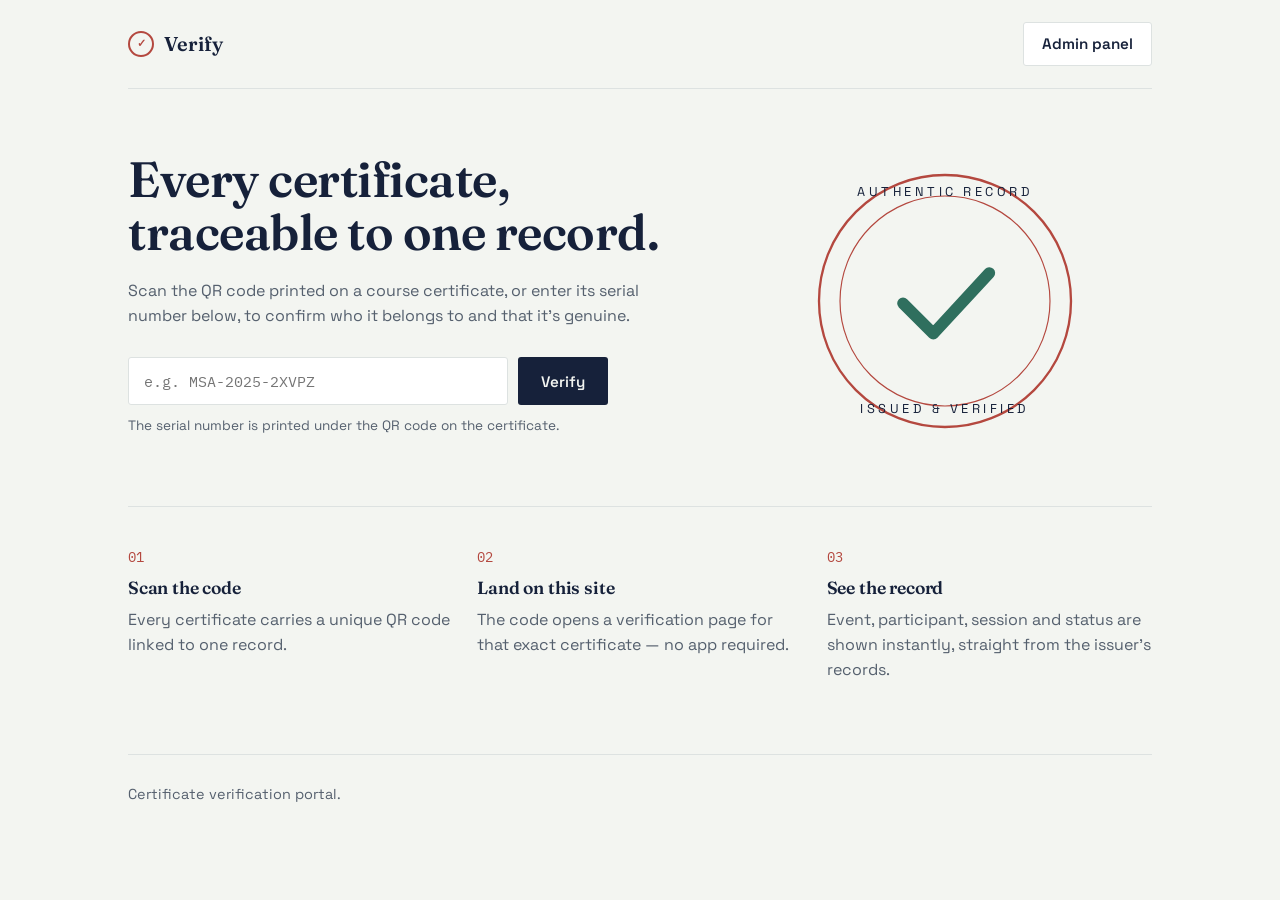
<file: index.html>
<!doctype html>
<html lang="en">
<head>
<meta charset="utf-8">
<meta name="viewport" content="width=device-width, initial-scale=1">
<title>Verify — Certificate Authentication</title>
<link rel="preconnect" href="https://fonts.googleapis.com">
<link href="https://fonts.googleapis.com/css2?family=Fraunces:wght@500;600&family=Space+Grotesk:wght@400;500;600;700&family=IBM+Plex+Mono:wght@500&display=swap" rel="stylesheet">
<link rel="stylesheet" href="css/style.css">
</head>
<body>

<div class="shell">
  <div class="topbar">
    <div class="wordmark"><span class="mark">✓</span>Verify</div>
    <a class="nav-link" href="admin.html">Admin panel</a>
  </div>

  <div class="hero">
    <div>
      <h1>Every certificate,<br>traceable to one record.</h1>
      <p>Scan the QR code printed on a course certificate, or enter its serial number below, to confirm who it belongs to and that it's genuine.</p>

      <form id="lookup-form" class="lookup">
        <input id="lookup-input" type="text" placeholder="e.g. MSA-2025-2XVPZ" autocomplete="off" required>
        <button class="btn btn-primary" type="submit">Verify</button>
      </form>
      <p class="hero-note">The serial number is printed under the QR code on the certificate.</p>
    </div>

    <div class="seal-wrap" aria-hidden="true">
      <svg viewBox="0 0 240 240" fill="none" xmlns="http://www.w3.org/2000/svg">
        <circle cx="120" cy="120" r="108" stroke="#B4483F" stroke-width="2"/>
        <circle cx="120" cy="120" r="90" stroke="#B4483F" stroke-width="1"/>
        <path d="M84 122 L110 148 L158 96" stroke="#2F6F5E" stroke-width="10" stroke-linecap="round" stroke-linejoin="round" fill="none"/>
        <g font-family="Space Grotesk, sans-serif" font-size="11" fill="#16213A" letter-spacing="3">
          <text x="120" y="30" text-anchor="middle">AUTHENTIC RECORD</text>
          <text x="120" y="216" text-anchor="middle">ISSUED &amp; VERIFIED</text>
        </g>
      </svg>
    </div>
  </div>

  <div class="steps">
    <div class="step">
      <div class="step-index">01</div>
      <h3>Scan the code</h3>
      <p>Every certificate carries a unique QR code linked to one record.</p>
    </div>
    <div class="step">
      <div class="step-index">02</div>
      <h3>Land on this site</h3>
      <p>The code opens a verification page for that exact certificate — no app required.</p>
    </div>
    <div class="step">
      <div class="step-index">03</div>
      <h3>See the record</h3>
      <p>Event, participant, session and status are shown instantly, straight from the issuer's records.</p>
    </div>
  </div>

  <footer class="site-footer">
    Certificate verification portal.
  </footer>
</div>

<script type="module">
  import { SITE_BASE_URL } from "./js/firebase-config.js";
  const form = document.getElementById("lookup-form");
  const input = document.getElementById("lookup-input");
  form.addEventListener("submit", (e) => {
    e.preventDefault();
    const id = input.value.trim();
    if (!id) return;
    window.location.href = `validate.html?id=${encodeURIComponent(id)}`;
  });
</script>
</body>
</html>
</file>
<file: css/style.css>
/* ============================================================
   Certificate Verification — Design Tokens
   Theme: "ledger & seal" — an academic record book crossed
   with a wax authentication stamp. Cool paper, ink navy,
   brick-red / emerald seal accents.
   ============================================================ */

:root{
  --ink:        #16213A;   /* primary text / headings */
  --ink-soft:   #55606E;   /* secondary text */
  --paper:      #F3F5F1;   /* page background (cool, not cream) */
  --panel:      #FFFFFF;   /* raised surface */
  --line:       #DDE2E1;   /* hairline borders */
  --line-soft:  #EAEDEC;
  --seal-red:   #B4483F;   /* accent / invalid */
  --seal-green: #2F6F5E;   /* valid / success */
  --gold:       #B5892B;   /* foil highlight, used sparingly */
  --focus:      #1B2A4A;

  --font-display: "Fraunces", "Iowan Old Style", serif;
  --font-ui: "Space Grotesk", "Helvetica Neue", Arial, sans-serif;
  --font-mono: "IBM Plex Mono", "SF Mono", Consolas, monospace;

  --radius-sharp: 3px;
  --radius-seal: 50%;
  --shadow-panel: 0 1px 2px rgba(22,33,58,0.06), 0 8px 24px rgba(22,33,58,0.06);
}

*{ box-sizing: border-box; }

html{ scroll-behavior: smooth; }

body{
  margin: 0;
  background: var(--paper);
  color: var(--ink);
  font-family: var(--font-ui);
  font-size: 16px;
  line-height: 1.55;
  -webkit-font-smoothing: antialiased;
}

h1,h2,h3{
  font-family: var(--font-display);
  color: var(--ink);
  margin: 0 0 0.4em 0;
  font-weight: 600;
  letter-spacing: -0.01em;
}

p{ margin: 0 0 1em 0; color: var(--ink-soft); max-width: 62ch; }

a{ color: var(--seal-green); text-decoration: none; }
a:hover{ text-decoration: underline; }

button, input, select{ font-family: var(--font-ui); font-size: 1rem; }

:focus-visible{
  outline: 2px solid var(--focus);
  outline-offset: 2px;
}

@media (prefers-reduced-motion: reduce){
  *{ animation: none !important; transition: none !important; }
}

/* ---------- layout shells ---------- */

.shell{
  max-width: 1080px;
  margin: 0 auto;
  padding: 0 28px;
}

.topbar{
  display: flex;
  align-items: center;
  justify-content: space-between;
  padding: 22px 0;
  border-bottom: 1px solid var(--line);
}

.wordmark{
  font-family: var(--font-display);
  font-weight: 600;
  font-size: 1.25rem;
  color: var(--ink);
  display: flex;
  align-items: center;
  gap: 10px;
}
.wordmark .mark{
  width: 26px; height: 26px;
  border-radius: 50%;
  border: 2px solid var(--seal-red);
  display: inline-flex; align-items: center; justify-content: center;
  font-size: 0.7rem; color: var(--seal-red); font-family: var(--font-ui); font-weight: 700;
}

.nav-link{
  font-family: var(--font-ui);
  font-weight: 600;
  font-size: 0.95rem;
  color: var(--ink);
  border: 1px solid var(--line);
  padding: 9px 18px;
  border-radius: var(--radius-sharp);
  background: var(--panel);
}
.nav-link:hover{ text-decoration: none; border-color: var(--ink); }

footer.site-footer{
  border-top: 1px solid var(--line);
  padding: 28px 0 40px;
  color: var(--ink-soft);
  font-size: 0.9rem;
}

/* ---------- buttons & inputs ---------- */

.btn{
  font-family: var(--font-ui);
  font-weight: 600;
  font-size: 0.95rem;
  border-radius: var(--radius-sharp);
  border: 1px solid transparent;
  padding: 12px 22px;
  cursor: pointer;
  display: inline-flex; align-items: center; gap: 8px;
  transition: background 0.15s ease, border-color 0.15s ease, transform 0.05s ease;
}
.btn:active{ transform: translateY(1px); }

.btn-primary{ background: var(--ink); color: var(--paper); }
.btn-primary:hover{ background: #22335a; }

.btn-outline{ background: transparent; color: var(--ink); border-color: var(--line); }
.btn-outline:hover{ border-color: var(--ink); }

.btn-danger{ background: transparent; color: var(--seal-red); border-color: var(--line); }
.btn-danger:hover{ border-color: var(--seal-red); }

.btn:disabled{ opacity: 0.5; cursor: not-allowed; }

.field{ margin-bottom: 18px; }
.field label{
  display: block;
  font-size: 0.85rem;
  font-weight: 600;
  color: var(--ink-soft);
  margin-bottom: 6px;
}
.field input, .field select{
  width: 100%;
  padding: 11px 13px;
  border: 1px solid var(--line);
  border-radius: var(--radius-sharp);
  background: var(--panel);
  color: var(--ink);
}
.field input:focus, .field select:focus{ border-color: var(--ink); }

.input-row{ display: flex; gap: 10px; }
.input-row .field{ flex: 1; margin-bottom: 0; }

/* ---------- panels / cards ---------- */

.panel{
  background: var(--panel);
  border: 1px solid var(--line);
  border-radius: var(--radius-sharp);
  box-shadow: var(--shadow-panel);
  padding: 32px;
}

/* ---------- hero (index) ---------- */

.hero{
  display: grid;
  grid-template-columns: 1.15fr 0.85fr;
  gap: 48px;
  align-items: center;
  padding: 64px 0 56px;
}
@media (max-width: 780px){
  .hero{ grid-template-columns: 1fr; padding: 40px 0; }
}

.hero h1{
  font-size: clamp(2.1rem, 4vw, 3.1rem);
  line-height: 1.08;
}

.lookup{
  margin-top: 28px;
  display: flex;
  gap: 10px;
  max-width: 480px;
}
.lookup input{
  flex: 1;
  padding: 13px 15px;
  border: 1px solid var(--line);
  border-radius: var(--radius-sharp);
  font-family: var(--font-mono);
  font-size: 0.95rem;
}
.lookup input:focus{ border-color: var(--ink); }

.hero-note{ font-size: 0.85rem; color: var(--ink-soft); margin-top: 10px; }

.seal-wrap{ display: flex; justify-content: center; }
.seal-wrap svg{ width: 100%; max-width: 280px; height: auto; }

.steps{
  display: grid;
  grid-template-columns: repeat(3, 1fr);
  gap: 24px;
  padding: 40px 0 56px;
  border-top: 1px solid var(--line);
}
@media (max-width: 780px){ .steps{ grid-template-columns: 1fr; } }
.step .step-index{
  font-family: var(--font-mono);
  color: var(--seal-red);
  font-size: 0.85rem;
}
.step h3{ font-size: 1.1rem; margin-top: 6px; }

/* ---------- validation result (ledger card) ---------- */

.result-wrap{
  padding: 56px 0 72px;
  display: flex;
  justify-content: center;
}
.ledger{
  width: 100%;
  max-width: 560px;
}
.ledger-head{
  display: flex;
  align-items: flex-start;
  justify-content: space-between;
  gap: 16px;
  margin-bottom: 22px;
}
.badge{
  font-family: var(--font-ui);
  font-weight: 700;
  font-size: 0.8rem;
  padding: 6px 14px;
  border-radius: 999px;
  white-space: nowrap;
}
.badge-valid{ background: rgba(47,111,94,0.1); color: var(--seal-green); border: 1px solid rgba(47,111,94,0.3); }
.badge-invalid{ background: rgba(180,72,63,0.1); color: var(--seal-red); border: 1px solid rgba(180,72,63,0.3); }

.ledger-row{
  display: flex;
  justify-content: space-between;
  gap: 16px;
  padding: 14px 0;
  border-bottom: 1px solid var(--line-soft);
}
.ledger-row:last-child{ border-bottom: none; }
.ledger-row .k{ color: var(--ink-soft); font-size: 0.92rem; }
.ledger-row .v{ font-weight: 600; text-align: right; }
.ledger-row .v.mono{ font-family: var(--font-mono); font-weight: 500; }

.state-msg{
  text-align: center;
  color: var(--ink-soft);
  padding: 40px 0;
}

/* ---------- admin ---------- */

.login-wrap{
  min-height: calc(100vh - 140px);
  display: flex;
  align-items: center;
  justify-content: center;
  padding: 40px 0;
}
.login-card{ width: 100%; max-width: 380px; }

.dash{
  display: grid;
  grid-template-columns: 200px 1fr;
  gap: 32px;
  padding: 36px 0 64px;
  align-items: start;
}
@media (max-width: 820px){ .dash{ grid-template-columns: 1fr; } }

.side-nav{ display: flex; flex-direction: column; gap: 4px; position: sticky; top: 24px; }
.side-nav button{
  text-align: left;
  background: none;
  border: none;
  border-left: 2px solid transparent;
  padding: 10px 12px;
  font-family: var(--font-ui);
  font-weight: 600;
  color: var(--ink-soft);
  cursor: pointer;
  border-radius: 0;
}
.side-nav button.active{ color: var(--ink); border-left-color: var(--seal-red); background: var(--line-soft); }
.side-nav button:hover{ color: var(--ink); }

.tab-panel{ display: none; }
.tab-panel.active{ display: block; }

.panel-title{ display:flex; align-items:baseline; justify-content:space-between; margin-bottom: 20px; }
.panel-title p{ margin: 0; }

table.data-table{
  width: 100%;
  border-collapse: collapse;
  font-size: 0.92rem;
}
table.data-table th{
  text-align: left;
  font-size: 0.78rem;
  text-transform: none;
  color: var(--ink-soft);
  border-bottom: 1px solid var(--line);
  padding: 10px 8px;
  font-weight: 600;
}
table.data-table td{
  padding: 10px 8px;
  border-bottom: 1px solid var(--line-soft);
  vertical-align: middle;
}
table.data-table td.mono{ font-family: var(--font-mono); font-size: 0.85rem; }

.table-scroll{ overflow-x: auto; }

.pill-select{ display:flex; gap: 8px; }
.pill-select label{
  border: 1px solid var(--line);
  border-radius: 999px;
  padding: 8px 16px;
  font-size: 0.9rem;
  cursor: pointer;
  display: flex; align-items: center; gap: 6px;
}
.pill-select input{ margin: 0; }

.dropzone{
  border: 1px dashed var(--line);
  border-radius: var(--radius-sharp);
  padding: 28px;
  text-align: center;
  color: var(--ink-soft);
  background: var(--line-soft);
}
.dropzone input{ margin-top: 10px; }

.status-msg{ font-size: 0.9rem; margin-top: 10px; }
.status-msg.ok{ color: var(--seal-green); }
.status-msg.err{ color: var(--seal-red); }

.qr-cell img{ width: 56px; height: 56px; border: 1px solid var(--line); border-radius: 4px; }

.modal-backdrop{
  position: fixed; inset: 0;
  background: rgba(22,33,58,0.45);
  display: flex; align-items: center; justify-content: center;
  padding: 20px;
  z-index: 50;
}
.modal-card{
  background: var(--panel);
  border-radius: var(--radius-sharp);
  padding: 28px;
  max-width: 340px;
  width: 100%;
  text-align: center;
}
.modal-card img{ width: 220px; height: 220px; margin: 16px auto; display:block; }
.hidden{ display: none !important; }

.toolbar{ display:flex; gap: 10px; margin-bottom: 18px; flex-wrap: wrap; }
.mono{ font-family: var(--font-mono); }

.search-input{
  flex: 1; min-width: 180px;
  padding: 10px 13px;
  border: 1px solid var(--line);
  border-radius: var(--radius-sharp);
}
</file>
